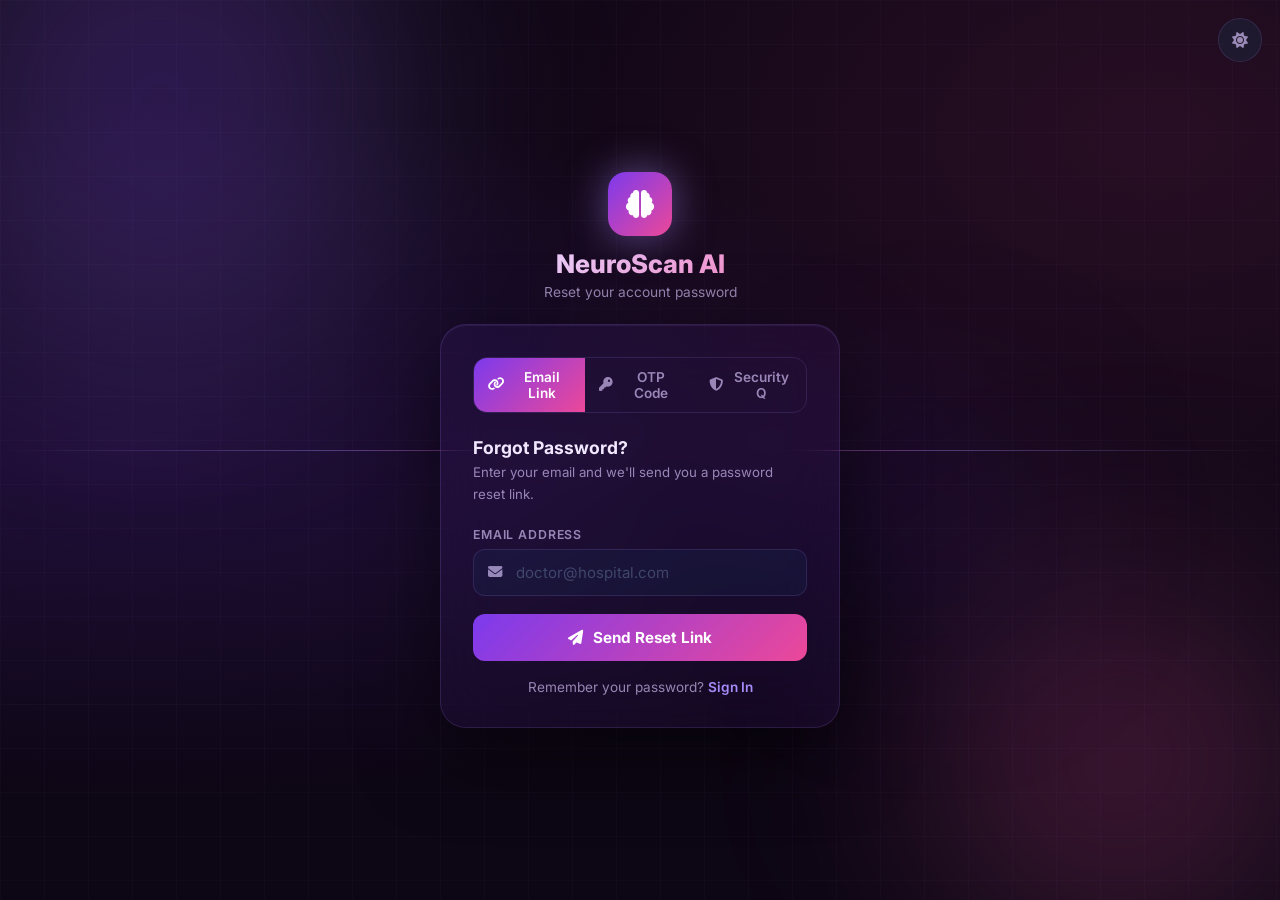
<file: templates/forgot_password.html>
<!DOCTYPE html>
<html lang="en" data-theme="dark">
<head>
    <meta charset="UTF-8">
    <meta name="viewport" content="width=device-width, initial-scale=1.0">
    <title>Forgot Password – NeuroScan AI</title>
    <meta name="description" content="Reset your NeuroScan AI password via email link or OTP verification code">
    <link href="https://fonts.googleapis.com/css2?family=Inter:wght@300;400;500;600;700;800&display=swap" rel="stylesheet">
    <link rel="stylesheet" href="https://cdnjs.cloudflare.com/ajax/libs/font-awesome/6.5.0/css/all.min.css">
    <style>
        * { margin:0; padding:0; box-sizing:border-box; }
        :root[data-theme="dark"] {
            --primary:#a78bfa; --primary-dark:#7c3aed; --accent:#f472b6;
            --success:#34d399; --danger:#fb7185;
            --bg-deep:#0d0614; --bg-card:rgba(124,58,237,0.07);
            --border:rgba(167,139,250,0.15); --border-glow:rgba(167,139,250,0.35);
            --text:#f1e8ff; --text-muted:rgba(220,200,255,0.65);
        }
        :root[data-theme="light"] {
            --primary:#7c3aed; --primary-dark:#5b21b6; --accent:#ec4899;
            --success:#059669; --danger:#e11d48;
            --bg-deep:#faf5ff; --bg-card:rgba(255,255,255,0.95);
            --border:rgba(124,58,237,0.2); --border-glow:rgba(124,58,237,0.4);
            --text:#1e1035; --text-muted:#4c1d95;
        }
        body { font-family:'Inter',sans-serif;background:var(--bg-deep);color:var(--text);min-height:100vh;display:flex;align-items:center;justify-content:center;overflow:hidden;transition:background 0.4s,color 0.4s; }

        .bg-scene { position:fixed;inset:0;z-index:0;pointer-events:none;overflow:hidden;background:radial-gradient(ellipse at 10% 50%,rgba(124,58,237,0.18) 0%,transparent 55%),radial-gradient(ellipse at 90% 15%,rgba(236,72,153,0.12) 0%,transparent 45%),var(--bg-deep); }
        [data-theme="light"] .bg-scene { background:radial-gradient(ellipse at 10% 50%,rgba(124,58,237,0.09) 0%,transparent 55%),radial-gradient(ellipse at 90% 15%,rgba(236,72,153,0.07) 0%,transparent 45%),var(--bg-deep); }
        .orb{position:absolute;border-radius:50%;filter:blur(90px);animation:orbFloat 20s ease-in-out infinite;}
        .orb-1{width:640px;height:640px;background:radial-gradient(circle,rgba(124,58,237,0.35),rgba(167,139,250,0.15) 50%,transparent 70%);top:-220px;left:-160px;}
        .orb-2{width:540px;height:540px;background:radial-gradient(circle,rgba(236,72,153,0.28),rgba(244,114,182,0.10) 50%,transparent 70%);bottom:-130px;right:-110px;animation-delay:7s;}
        .orb-3{width:320px;height:320px;background:radial-gradient(circle,rgba(91,33,182,0.22),transparent 70%);top:40%;left:60%;animation-delay:14s;}
        @keyframes orbFloat{0%,100%{transform:translate(0,0) scale(1);}25%{transform:translate(28px,-26px) scale(1.04);}50%{transform:translate(-18px,18px) scale(0.97);}75%{transform:translate(12px,22px) scale(1.02);}}
        [data-theme="light"] .orb{opacity:0.2;}

        .hex-grid{position:fixed;inset:0;z-index:0;pointer-events:none;opacity:0.3;background-image:linear-gradient(rgba(167,139,250,0.10) 1px,transparent 1px),linear-gradient(90deg,rgba(167,139,250,0.10) 1px,transparent 1px);background-size:44px 44px;animation:gridShift 30s linear infinite;}
        @keyframes gridShift{0%{background-position:0 0;}100%{background-position:44px 44px;}}
        [data-theme="light"] .hex-grid{opacity:0.12;}

        .scanline{position:fixed;left:0;right:0;height:1px;z-index:0;pointer-events:none;background:linear-gradient(90deg,transparent 0%,rgba(167,139,250,0.6) 25%,rgba(236,72,153,0.9) 50%,rgba(167,139,250,0.6) 75%,transparent 100%);animation:scanSweep 5s linear infinite;opacity:0.6;}
        @keyframes scanSweep{0%{top:-2%;opacity:0;}5%{opacity:0.6;}95%{opacity:0.6;}100%{top:102%;opacity:0;}}

        .auth-wrapper{position:relative;z-index:10;width:100%;max-width:440px;padding:20px;}
        .brand{text-align:center;margin-bottom:24px;}
        .brand-icon{display:inline-flex;align-items:center;justify-content:center;width:64px;height:64px;background:linear-gradient(135deg,#7c3aed,#ec4899);border-radius:18px;margin-bottom:12px;box-shadow:0 0 40px rgba(167,139,250,0.5);animation:iconPulse 3s ease-in-out infinite;}
        @keyframes iconPulse{0%,100%{box-shadow:0 0 40px rgba(167,139,250,0.5);}50%{box-shadow:0 0 60px rgba(167,139,250,0.7);}}
        .brand-icon i{font-size:28px;color:white;}
        .brand h1{font-size:1.6rem;font-weight:800;background:linear-gradient(135deg,#e9d5ff 20%,#f472b6 100%);-webkit-background-clip:text;background-clip:text;color:transparent;}
        .brand p{color:var(--text-muted);font-size:0.86rem;margin-top:5px;}

        /* ─── Method tabs ─── */
        .method-tabs{display:flex;gap:0;margin-bottom:24px;border-radius:14px;overflow:hidden;border:1px solid var(--border);}
        .method-tab{flex:1;padding:11px 14px;background:transparent;border:none;color:var(--text-muted);font-size:0.85rem;font-weight:600;font-family:'Inter',sans-serif;cursor:pointer;transition:all 0.3s;display:flex;align-items:center;justify-content:center;gap:8px;}
        .method-tab.active{background:linear-gradient(135deg,#7c3aed,#ec4899);color:white;}
        .method-tab:not(.active):hover{background:rgba(167,139,250,0.1);color:var(--text);}

        .auth-card{background:var(--bg-card);backdrop-filter:blur(28px);border:1px solid var(--border);border-radius:26px;padding:32px;box-shadow:0 24px 80px rgba(0,0,0,0.5),inset 0 1px 0 rgba(167,139,250,0.1);animation:cardIn 0.6s cubic-bezier(0.34,1.56,0.64,1);}
        @keyframes cardIn{from{opacity:0;transform:translateY(40px) scale(0.95);}to{opacity:1;transform:translateY(0) scale(1);}}

        .card-title{font-size:1.1rem;font-weight:700;color:var(--text);margin-bottom:4px;}
        .card-subtitle{font-size:0.83rem;color:var(--text-muted);margin-bottom:22px;line-height:1.6;}

        .alert{padding:12px 16px;border-radius:12px;font-size:0.84rem;margin-bottom:16px;display:flex;align-items:center;gap:10px;animation:fadeIn 0.3s ease;}
        @keyframes fadeIn{from{opacity:0;}to{opacity:1;}}
        .alert-success{background:rgba(52,211,153,0.1);border:1px solid rgba(52,211,153,0.3);color:#34d399;}
        .alert-error{background:rgba(251,113,133,0.1);border:1px solid rgba(251,113,133,0.3);color:#fb7185;}
        .alert-info{background:rgba(167,139,250,0.1);border:1px solid rgba(167,139,250,0.3);color:#a78bfa;}

        .form-group{margin-bottom:18px;}
        .form-label{display:block;font-size:0.77rem;font-weight:600;color:var(--text-muted);margin-bottom:7px;text-transform:uppercase;letter-spacing:0.07em;}
        .input-wrapper{position:relative;}
        .input-icon{position:absolute;left:15px;top:50%;transform:translateY(-50%);color:var(--text-muted);font-size:0.9rem;pointer-events:none;transition:color 0.3s;}
        .form-input{width:100%;padding:13px 15px 13px 42px;background:rgba(0,180,216,0.05);border:1px solid var(--border);border-radius:12px;color:var(--text);font-size:0.94rem;font-family:'Inter',sans-serif;outline:none;transition:all 0.3s;}
        .form-input::placeholder{color:rgba(180,220,255,0.25);}
        .form-input:focus{border-color:var(--primary);background:rgba(167,139,250,0.07);box-shadow:0 0 0 3px rgba(167,139,250,0.12);}
        .input-wrapper:focus-within .input-icon{color:var(--primary);}

        /* OTP input special styling */
        .otp-input{text-align:center;font-size:1.5rem;font-weight:800;letter-spacing:0.35em;font-family:monospace;padding:14px 15px;}

        .btn-primary{width:100%;padding:14px;background:linear-gradient(135deg,#7c3aed,#ec4899);color:white;border:none;border-radius:12px;font-size:0.95rem;font-weight:700;font-family:'Inter',sans-serif;cursor:pointer;transition:all 0.3s;display:flex;align-items:center;justify-content:center;gap:10px;position:relative;overflow:hidden;}
        .btn-primary::before{content:'';position:absolute;top:0;left:-100%;width:100%;height:100%;background:linear-gradient(90deg,transparent,rgba(255,255,255,0.18),transparent);transition:left 0.5s;}
        .btn-primary:hover::before{left:100%;}
        .btn-primary:hover:not(:disabled){transform:translateY(-2px);box-shadow:0 8px 32px rgba(167,139,250,0.5);}
        .btn-primary:disabled{opacity:0.65;cursor:not-allowed;}

        .btn-secondary{width:100%;padding:12px;background:transparent;border:1px solid var(--border);border-radius:12px;color:var(--text-muted);font-size:0.88rem;font-weight:600;font-family:'Inter',sans-serif;cursor:pointer;transition:all 0.3s;display:flex;align-items:center;justify-content:center;gap:8px;margin-top:10px;}
        .btn-secondary:hover{border-color:var(--border-glow);color:var(--text);}

        .btn-loader{display:none;width:17px;height:17px;border:2px solid rgba(255,255,255,0.35);border-top-color:white;border-radius:50%;animation:spin 0.8s linear infinite;}
        @keyframes spin{to{transform:rotate(360deg);}}

        /* Success box */
        .success-box{background:rgba(52,211,153,0.08);border:1px solid rgba(52,211,153,0.25);border-radius:14px;padding:20px;text-align:center;display:none;}
        .success-box .s-icon{font-size:2.2rem;color:#34d399;display:block;margin-bottom:10px;}
        .success-box p{font-size:0.86rem;color:var(--text-muted);line-height:1.6;}

        /* Dev link box */
        .dev-link-box{background:linear-gradient(135deg,rgba(124,58,237,0.12),rgba(236,72,153,0.08));border:1px solid rgba(167,139,250,0.3);border-radius:16px;padding:22px 18px;text-align:center;display:none;}
        .dev-link-box .dev-icon{font-size:2.2rem;display:block;margin-bottom:10px;}
        .dev-link-box h4{font-size:0.98rem;font-weight:700;color:var(--text);margin-bottom:5px;}
        .dev-link-box p{font-size:0.82rem;color:var(--text-muted);line-height:1.5;margin-bottom:14px;}
        .dev-link-btn{display:inline-flex;align-items:center;gap:8px;padding:12px 24px;background:linear-gradient(135deg,#7c3aed,#ec4899);color:white;text-decoration:none;border-radius:10px;font-size:0.9rem;font-weight:700;transition:all 0.3s;}
        .dev-link-btn:hover{transform:translateY(-2px);box-shadow:0 8px 28px rgba(167,139,250,0.5);}
        .dev-copy-row{display:flex;align-items:center;gap:8px;margin-top:12px;background:rgba(0,0,0,0.25);border:1px solid rgba(167,139,250,0.2);border-radius:8px;padding:7px 10px;}
        .dev-copy-url{flex:1;font-size:0.72rem;color:rgba(220,200,255,0.7);white-space:nowrap;overflow:hidden;text-overflow:ellipsis;font-family:monospace;}
        .dev-copy-btn{background:rgba(167,139,250,0.2);border:1px solid rgba(167,139,250,0.3);border-radius:6px;padding:4px 10px;color:var(--primary);font-size:0.72rem;font-weight:600;cursor:pointer;transition:all 0.2s;white-space:nowrap;}
        .dev-copy-btn:hover{background:rgba(167,139,250,0.35);}

        /* OTP dev display box */
        .otp-dev-box{background:linear-gradient(135deg,rgba(124,58,237,0.15),rgba(236,72,153,0.1));border:2px solid rgba(167,139,250,0.4);border-radius:16px;padding:20px;text-align:center;display:none;margin-bottom:16px;}
        .otp-dev-box p{font-size:0.8rem;color:var(--text-muted);margin-bottom:8px;}
        .otp-dev-code{font-size:2.2rem;font-weight:900;letter-spacing:0.4em;color:#a78bfa;font-family:monospace;display:block;}
        .otp-dev-box small{font-size:0.72rem;color:rgba(220,200,255,0.45);display:block;margin-top:6px;}

        /* Progress steps for OTP */
        .otp-steps{display:flex;align-items:center;gap:0;margin-bottom:20px;}
        .otp-step{flex:1;text-align:center;}
        .otp-step-dot{width:28px;height:28px;border-radius:50%;border:2px solid var(--border);display:flex;align-items:center;justify-content:center;margin:0 auto 4px;font-size:0.72rem;font-weight:700;color:var(--text-muted);transition:all 0.3s;}
        .otp-step.done .otp-step-dot{background:#34d399;border-color:#34d399;color:white;}
        .otp-step.active .otp-step-dot{background:linear-gradient(135deg,#7c3aed,#ec4899);border-color:#a78bfa;color:white;}
        .otp-step-label{font-size:0.68rem;color:var(--text-muted);font-weight:600;text-transform:uppercase;letter-spacing:0.05em;}
        .otp-step.active .otp-step-label,.otp-step.done .otp-step-label{color:var(--primary);}
        .otp-connector{flex:0 0 28px;height:2px;background:var(--border);margin-bottom:18px;transition:background 0.3s;}
        .otp-connector.done{background:#34d399;}

        .back-link{text-align:center;margin-top:18px;font-size:0.85rem;color:var(--text-muted);}
        .back-link a{color:var(--primary);font-weight:600;text-decoration:none;transition:color 0.3s;}
        .back-link a:hover{color:var(--accent);}

        .theme-toggle-fab{position:fixed;top:18px;right:18px;z-index:999;width:44px;height:44px;border-radius:50%;background:rgba(0,180,216,0.08);border:1px solid var(--border);backdrop-filter:blur(12px);display:flex;align-items:center;justify-content:center;cursor:pointer;transition:all 0.3s;color:var(--text-muted);font-size:1rem;}
        .theme-toggle-fab:hover{background:rgba(167,139,250,0.15);border-color:rgba(167,139,250,0.4);color:var(--primary);transform:rotate(20deg) scale(1.05);}

        [data-theme="light"] .auth-card{background:rgba(255,255,255,0.97);box-shadow:0 24px 80px rgba(124,58,237,0.15);}
        [data-theme="light"] .form-input{background:rgba(255,255,255,0.95);color:#1e1035;border-color:rgba(124,58,237,0.25);}
        [data-theme="light"] .form-input::placeholder{color:rgba(30,16,53,0.35);}
        [data-theme="light"] .dev-copy-row{background:rgba(124,58,237,0.06);}
        [data-theme="light"] .dev-copy-url{color:#5b21b6;}
    </style>
</head>
<body>
<button class="theme-toggle-fab" id="themeToggle" title="Toggle light/dark mode" onclick="toggleTheme()">
    <i class="fas fa-moon" id="themeIcon"></i>
</button>
<div class="bg-scene"><div class="orb orb-1"></div><div class="orb orb-2"></div><div class="orb orb-3"></div></div>
<div class="hex-grid"></div>
<div class="scanline"></div>

<div class="auth-wrapper">
    <div class="brand">
        <div class="brand-icon"><i class="fas fa-brain"></i></div>
        <h1>NeuroScan AI</h1>
        <p>Reset your account password</p>
    </div>

    <div class="auth-card">
        <!-- Method Tabs -->
        <div class="method-tabs" id="methodTabs">
            <button class="method-tab active" id="tabEmail" onclick="switchMethod('email')">
                <i class="fas fa-link"></i> Email Link
            </button>
            <button class="method-tab" id="tabOtp" onclick="switchMethod('otp')">
                <i class="fas fa-key"></i> OTP Code
            </button>
            <button class="method-tab" id="tabSecurity" onclick="window.location='/security-reset'">
                <i class="fas fa-shield-alt"></i> Security Q
            </button>
        </div>

        <!-- ════ METHOD A: EMAIL LINK ════ -->
        <div id="methodEmail">
            <div class="card-title">Forgot Password?</div>
            <div class="card-subtitle">Enter your email and we'll send you a password reset link.</div>

            <div class="alert alert-success" id="eSuccessMsg" style="display:none;">
                <i class="fas fa-check-circle"></i><span id="eSuccessText">Reset link sent!</span>
            </div>
            <div class="alert alert-error" id="eErrorMsg" style="display:none;">
                <i class="fas fa-exclamation-circle"></i><span id="eErrorText">Something went wrong.</span>
            </div>

            <form id="forgotForm" onsubmit="sendEmailReset(event)">
                <div class="form-group">
                    <label class="form-label" for="emailA">Email Address</label>
                    <div class="input-wrapper">
                        <input type="email" id="emailA" class="form-input" placeholder="doctor@hospital.com" required autocomplete="email">
                        <i class="fas fa-envelope input-icon"></i>
                    </div>
                </div>
                <button type="submit" class="btn-primary" id="eSendBtn">
                    <div class="btn-loader" id="eBtnLoader"></div>
                    <i class="fas fa-paper-plane" id="eBtnIcon"></i>
                    <span id="eBtnText">Send Reset Link</span>
                </button>
            </form>

            <!-- Email sent box -->
            <div class="success-box" id="eEmailSentBox" style="display:none;margin-top:16px;">
                <span class="s-icon"><i class="fas fa-envelope-open-text"></i></span>
                <p>📧 A password reset link has been sent to<br><strong id="eSentToEmail"></strong><br><br>Check your inbox (and spam folder). The link expires in <strong>1 hour</strong>.</p>
            </div>

            <!-- Dev link box (no email configured) -->
            <div class="dev-link-box" id="eDevLinkBox" style="margin-top:16px;">
                <span class="dev-icon">🔐</span>
                <h4>Your Reset Link is Ready!</h4>
                <p>Click below to reset your password.<br>This link expires in <strong>1 hour</strong>.</p>
                <a id="eDevResetLink" href="#" class="dev-link-btn"><i class="fas fa-key"></i> Reset My Password</a>
                <div class="dev-copy-row">
                    <span class="dev-copy-url" id="eDevResetUrl"></span>
                    <button class="dev-copy-btn" onclick="copyLink('eDevResetUrl', this)">📋 Copy</button>
                </div>
            </div>
        </div>

        <!-- ════ METHOD B: OTP CODE ════ -->
        <div id="methodOtp" style="display:none;">
            <div class="card-title">Reset via OTP</div>
            <div class="card-subtitle">We'll send a 6-digit code to your email. Enter it here to reset your password.</div>

            <!-- OTP Step progress -->
            <div class="otp-steps" id="otpSteps">
                <div class="otp-step active" id="step1">
                    <div class="otp-step-dot">1</div>
                    <div class="otp-step-label">Email</div>
                </div>
                <div class="otp-connector" id="con1"></div>
                <div class="otp-step" id="step2">
                    <div class="otp-step-dot">2</div>
                    <div class="otp-step-label">Verify</div>
                </div>
                <div class="otp-connector" id="con2"></div>
                <div class="otp-step" id="step3">
                    <div class="otp-step-dot">3</div>
                    <div class="otp-step-label">New Password</div>
                </div>
            </div>

            <div class="alert alert-error" id="oErrorMsg" style="display:none;">
                <i class="fas fa-exclamation-circle"></i><span id="oErrorText">Something went wrong.</span>
            </div>
            <div class="alert alert-success" id="oSuccessMsg" style="display:none;">
                <i class="fas fa-check-circle"></i><span id="oSuccessText"></span>
            </div>

            <!-- OTP STEP 1: Enter email -->
            <div id="otpStep1">
                <div class="form-group">
                    <label class="form-label" for="otpEmail">Email Address</label>
                    <div class="input-wrapper">
                        <input type="email" id="otpEmail" class="form-input" placeholder="doctor@hospital.com" autocomplete="email">
                        <i class="fas fa-envelope input-icon"></i>
                    </div>
                </div>
                <button class="btn-primary" id="otpSendBtn" onclick="sendOtp()">
                    <div class="btn-loader" id="otpSendLoader"></div>
                    <i class="fas fa-paper-plane" id="otpSendIcon"></i>
                    <span id="otpSendText">Send OTP Code</span>
                </button>
            </div>

            <!-- OTP STEP 2: Enter OTP -->
            <div id="otpStep2" style="display:none;">
                <!-- Dev OTP display box -->
                <div class="otp-dev-box" id="otpDevBox">
                    <p>📱 Development Mode – Your OTP code:</p>
                    <span class="otp-dev-code" id="otpDevCode">------</span>
                    <small>In production, this would be sent to your email</small>
                </div>

                <div class="alert alert-info" style="display:flex;">
                    <i class="fas fa-envelope-circle-check"></i>
                    <span>OTP sent! Check your email inbox. It expires in <strong>10 minutes</strong>.</span>
                </div>

                <div class="form-group" style="margin-top:4px;">
                    <label class="form-label" for="otpCode">Enter 6-Digit OTP</label>
                    <div class="input-wrapper">
                        <input type="text" id="otpCode" class="form-input otp-input" placeholder="000000"
                               maxlength="6" inputmode="numeric" pattern="[0-9]{6}">
                        <i class="fas fa-key input-icon"></i>
                    </div>
                </div>
                <button class="btn-primary" id="otpVerifyBtn" onclick="verifyOtp()">
                    <div class="btn-loader" id="otpVerifyLoader"></div>
                    <i class="fas fa-check-circle" id="otpVerifyIcon"></i>
                    <span id="otpVerifyText">Verify OTP</span>
                </button>
                <button class="btn-secondary" onclick="resendOtp()">
                    <i class="fas fa-rotate-right"></i> Resend OTP
                </button>
            </div>

            <!-- OTP STEP 3: New password -->
            <div id="otpStep3" style="display:none;">
                <div class="form-group">
                    <label class="form-label" for="otpNewPw">New Password</label>
                    <div class="input-wrapper">
                        <input type="password" id="otpNewPw" class="form-input" placeholder="Minimum 6 characters">
                        <i class="fas fa-lock input-icon"></i>
                    </div>
                </div>
                <div class="form-group">
                    <label class="form-label" for="otpConfPw">Confirm Password</label>
                    <div class="input-wrapper">
                        <input type="password" id="otpConfPw" class="form-input" placeholder="Repeat new password">
                        <i class="fas fa-lock input-icon"></i>
                    </div>
                </div>
                <button class="btn-primary" id="otpResetBtn" onclick="otpResetPassword()">
                    <div class="btn-loader" id="otpResetLoader"></div>
                    <i class="fas fa-shield-alt" id="otpResetIcon"></i>
                    <span id="otpResetText">Reset Password</span>
                </button>
            </div>

            <!-- OTP done -->
            <div id="otpDone" style="display:none;">
                <div class="success-box" style="display:block;">
                    <span class="s-icon"><i class="fas fa-check-circle"></i></span>
                    <p><strong>Password reset successfully!</strong><br><br>You can now log in with your new password.</p>
                </div>
                <a href="/login" class="btn-primary" style="text-decoration:none;margin-top:14px;display:flex;align-items:center;justify-content:center;gap:8px;">
                    <i class="fas fa-sign-in-alt"></i> Go to Login
                </a>
            </div>
        </div>

        <div class="back-link">
            Remember your password? <a href="/login">Sign In</a>
        </div>
    </div>
</div>

<script>
// ===== THEME =====
const root = document.documentElement;
function applyTheme(t) {
    root.setAttribute('data-theme', t);
    document.getElementById('themeIcon').className = t === 'dark' ? 'fas fa-sun' : 'fas fa-moon';
    document.getElementById('themeToggle').title = t === 'dark' ? 'Switch to Light Mode' : 'Switch to Dark Mode';
    localStorage.setItem('neuroscan-theme', t);
}
function toggleTheme() { applyTheme(root.getAttribute('data-theme') === 'dark' ? 'light' : 'dark'); }
applyTheme(localStorage.getItem('neuroscan-theme') || 'dark');

// ===== METHOD SWITCHER =====
function switchMethod(m) {
    document.getElementById('methodEmail').style.display = m === 'email' ? 'block' : 'none';
    document.getElementById('methodOtp').style.display   = m === 'otp'   ? 'block' : 'none';
    document.getElementById('tabEmail').classList.toggle('active', m === 'email');
    document.getElementById('tabOtp').classList.toggle('active', m === 'otp');
    document.getElementById('tabSecurity').classList.remove('active');
}

// ===== COPY LINK =====
function copyLink(spanId, btn) {
    navigator.clipboard.writeText(document.getElementById(spanId).textContent);
    btn.textContent = '✅ Copied!';
    setTimeout(() => btn.textContent = '📋 Copy', 2000);
}

// ───────────── METHOD A: EMAIL LINK ─────────────
async function sendEmailReset(e) {
    e.preventDefault();
    const email = document.getElementById('emailA').value.trim();
    if (!email) return;

    setLoading('eSendBtn', 'eBtnLoader', 'eBtnIcon', 'eBtnText', true, 'Sending…');
    hide(['eSuccessMsg','eErrorMsg','eEmailSentBox','eDevLinkBox']);

    try {
        const r = await fetch('/forgot-password', {
            method:'POST', headers:{'Content-Type':'application/json'}, body: JSON.stringify({email})
        });
        const d = await r.json();

        if (r.ok) {
            document.getElementById('forgotForm').style.display = 'none';
            if (d.reset_link) {
                document.getElementById('eDevResetLink').href = d.reset_link;
                document.getElementById('eDevResetUrl').textContent = d.reset_link;
                document.getElementById('eDevLinkBox').style.display = 'block';
            } else {
                document.getElementById('eSentToEmail').textContent = email;
                document.getElementById('eEmailSentBox').style.display = 'block';
            }
            show('eSuccessMsg'); document.getElementById('eSuccessText').textContent = d.message;
        } else {
            show('eErrorMsg'); document.getElementById('eErrorText').textContent = d.error || 'Something went wrong.';
        }
    } catch {
        show('eErrorMsg'); document.getElementById('eErrorText').textContent = 'Network error. Please try again.';
    } finally {
        setLoading('eSendBtn', 'eBtnLoader', 'eBtnIcon', 'eBtnText', false, 'Send Reset Link');
    }
}

// ───────────── METHOD B: OTP ─────────────
let otpEmail = '', otpResetToken = '';

function setOtpStep(n) {
    [1,2,3].forEach(i => {
        document.getElementById('otpStep'+i).style.display = i === n ? 'block' : 'none';
        const s = document.getElementById('step'+i);
        s.className = 'otp-step' + (i < n ? ' done' : i === n ? ' active' : '');
        s.querySelector('.otp-step-dot').textContent = i < n ? '✓' : String(i);
    });
    [1,2].forEach(i => {
        document.getElementById('con'+i).className = 'otp-connector' + (i < n ? ' done' : '');
    });
}

async function sendOtp() {
    const email = document.getElementById('otpEmail').value.trim();
    if (!email) { showOError('Please enter your email address.'); return; }
    if (!email.includes('@')) { showOError('Please enter a valid email address.'); return; }

    otpEmail = email;
    setLoading('otpSendBtn', 'otpSendLoader', 'otpSendIcon', 'otpSendText', true, 'Sending…');
    hide(['oErrorMsg','oSuccessMsg']);

    try {
        const r = await fetch('/api/send-otp', {
            method:'POST', headers:{'Content-Type':'application/json'}, body: JSON.stringify({email})
        });
        const d = await r.json();

        if (r.ok) {
            setOtpStep(2);
            // Dev mode: show OTP on-screen
            if (d.otp_dev) {
                document.getElementById('otpDevCode').textContent = d.otp_dev;
                document.getElementById('otpDevBox').style.display = 'block';
            }
        } else {
            showOError(d.error || 'Failed to send OTP.');
        }
    } catch {
        showOError('Network error. Please try again.');
    } finally {
        setLoading('otpSendBtn', 'otpSendLoader', 'otpSendIcon', 'otpSendText', false, 'Send OTP Code');
    }
}

async function resendOtp() {
    document.getElementById('otpEmail').value = otpEmail;
    setOtpStep(1);
    hide(['oErrorMsg','oSuccessMsg']);
    document.getElementById('otpDevBox').style.display = 'none';
    document.getElementById('otpCode').value = '';
}

async function verifyOtp() {
    const otp = document.getElementById('otpCode').value.trim();
    if (otp.length !== 6 || !/^\d{6}$/.test(otp)) {
        showOError('Please enter the 6-digit OTP code.'); return;
    }
    setLoading('otpVerifyBtn', 'otpVerifyLoader', 'otpVerifyIcon', 'otpVerifyText', true, 'Verifying…');
    hide(['oErrorMsg','oSuccessMsg']);

    try {
        const r = await fetch('/api/verify-otp', {
            method:'POST', headers:{'Content-Type':'application/json'},
            body: JSON.stringify({email: otpEmail, otp, action:'verify'})
        });
        const d = await r.json();

        if (r.ok) {
            otpResetToken = d.token;
            showOSuccess('OTP verified! Now set your new password.');
            setOtpStep(3);
        } else {
            showOError(d.error || 'Invalid OTP.');
        }
    } catch {
        showOError('Network error. Please try again.');
    } finally {
        setLoading('otpVerifyBtn', 'otpVerifyLoader', 'otpVerifyIcon', 'otpVerifyText', false, 'Verify OTP');
    }
}

async function otpResetPassword() {
    const pw  = document.getElementById('otpNewPw').value;
    const cpw = document.getElementById('otpConfPw').value;
    if (pw.length < 6) { showOError('Password must be at least 6 characters.'); return; }
    if (pw !== cpw)    { showOError('Passwords do not match.'); return; }

    setLoading('otpResetBtn', 'otpResetLoader', 'otpResetIcon', 'otpResetText', true, 'Resetting…');
    hide(['oErrorMsg','oSuccessMsg']);

    try {
        const r = await fetch('/reset-password', {
            method:'POST', headers:{'Content-Type':'application/json'},
            body: JSON.stringify({token: otpResetToken, newPassword: pw})
        });
        const d = await r.json();

        if (r.ok) {
            // Hide all steps, show done
            [1,2,3].forEach(i => document.getElementById('otpStep'+i).style.display = 'none');
            document.getElementById('otpSteps').style.display = 'none';
            document.getElementById('otpDone').style.display  = 'block';
            hide(['oErrorMsg','oSuccessMsg']);
        } else {
            showOError(d.error || 'Failed to reset password.');
        }
    } catch {
        showOError('Network error. Please try again.');
    } finally {
        setLoading('otpResetBtn', 'otpResetLoader', 'otpResetIcon', 'otpResetText', false, 'Reset Password');
    }
}

// ───────────── HELPERS ─────────────
function show(id) { document.getElementById(id).style.display = 'flex'; }
function hide(ids) { ids.forEach(id => { const el = document.getElementById(id); if (el) el.style.display = 'none'; }); }
function showOError(msg) { document.getElementById('oErrorText').textContent = msg; show('oErrorMsg'); }
function showOSuccess(msg) { document.getElementById('oSuccessText').textContent = msg; document.getElementById('oSuccessMsg').style.display = 'flex'; }

function setLoading(btnId, loaderId, iconId, textId, loading, text) {
    const btn = document.getElementById(btnId);
    if (btn) btn.disabled = loading;
    const ldr = document.getElementById(loaderId);
    const icn = document.getElementById(iconId);
    const txt = document.getElementById(textId);
    if (ldr) ldr.style.display = loading ? 'block' : 'none';
    if (icn) icn.style.display = loading ? 'none' : 'inline';
    if (txt) txt.textContent = text;
}
</script>
</body>
</html>
</file>
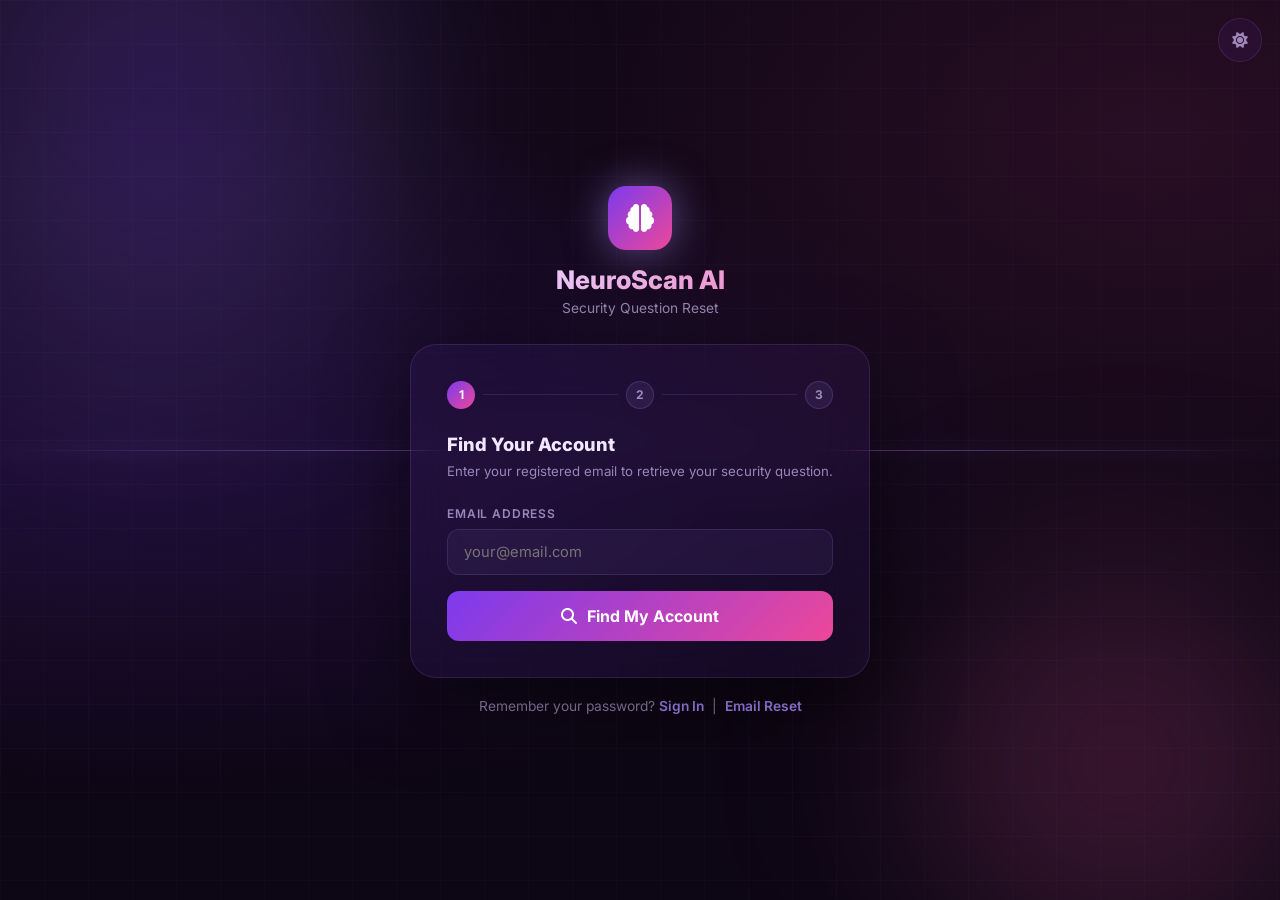
<file: templates/security_reset.html>
<!DOCTYPE html>
<html lang="en" data-theme="dark">
<head>
    <meta charset="UTF-8">
    <meta name="viewport" content="width=device-width, initial-scale=1.0">
    <title>Security Reset – NeuroScan AI</title>
    <meta name="description" content="Reset your NeuroScan AI password using your security question">
    <link href="https://fonts.googleapis.com/css2?family=Inter:wght@300;400;500;600;700;800&display=swap" rel="stylesheet">
    <link rel="stylesheet" href="https://cdnjs.cloudflare.com/ajax/libs/font-awesome/6.5.0/css/all.min.css">
    <style>
        * { margin:0; padding:0; box-sizing:border-box; }
        :root[data-theme="dark"] {
            --primary:#a78bfa; --primary-dark:#7c3aed; --accent:#f472b6;
            --bg-deep:#0d0614; --bg-card:rgba(124,58,237,0.07);
            --border:rgba(167,139,250,0.15); --text:#f1e8ff; --text-muted:rgba(220,200,255,0.65);
        }
        :root[data-theme="light"] {
            --primary:#7c3aed; --primary-dark:#5b21b6; --accent:#ec4899;
            --bg-deep:#faf5ff; --bg-card:rgba(255,255,255,0.95);
            --border:rgba(124,58,237,0.2); --text:#1e1035; --text-muted:#4c1d95;
        }
        body { font-family:'Inter',sans-serif;background:var(--bg-deep);color:var(--text);min-height:100vh;display:flex;align-items:center;justify-content:center;overflow:hidden;transition:background 0.4s,color 0.4s; }
        .bg-scene { position:fixed;inset:0;z-index:0;pointer-events:none;overflow:hidden;
            background:radial-gradient(ellipse at 10% 50%,rgba(124,58,237,0.18) 0%,transparent 55%),
                        radial-gradient(ellipse at 90% 15%,rgba(236,72,153,0.12) 0%,transparent 45%),var(--bg-deep); }
        [data-theme="light"] .bg-scene { background:radial-gradient(ellipse at 10% 50%,rgba(124,58,237,0.09) 0%,transparent 55%),var(--bg-deep); }
        .orb{position:absolute;border-radius:50%;filter:blur(90px);animation:orbFloat 20s ease-in-out infinite;}
        .orb-1{width:640px;height:640px;background:radial-gradient(circle,rgba(124,58,237,0.35),rgba(167,139,250,0.15) 50%,transparent 70%);top:-220px;left:-160px;}
        .orb-2{width:540px;height:540px;background:radial-gradient(circle,rgba(236,72,153,0.28),rgba(244,114,182,0.10) 50%,transparent 70%);bottom:-130px;right:-110px;animation-delay:7s;}
        @keyframes orbFloat{0%,100%{transform:translate(0,0) scale(1);}25%{transform:translate(28px,-26px) scale(1.04);}50%{transform:translate(-18px,18px) scale(0.97);}75%{transform:translate(12px,22px) scale(1.02);}}
        [data-theme="light"] .orb{opacity:0.2;}
        .hex-grid{position:fixed;inset:0;z-index:0;pointer-events:none;opacity:0.3;
            background-image:linear-gradient(rgba(167,139,250,0.10) 1px,transparent 1px),linear-gradient(90deg,rgba(167,139,250,0.10) 1px,transparent 1px);
            background-size:44px 44px;animation:gridShift 30s linear infinite;}
        @keyframes gridShift{0%{background-position:0 0;}100%{background-position:44px 44px;}}
        .scanline{position:fixed;left:0;right:0;height:1px;z-index:0;pointer-events:none;
            background:linear-gradient(90deg,transparent 0%,rgba(167,139,250,0.6) 25%,rgba(236,72,153,0.9) 50%,rgba(167,139,250,0.6) 75%,transparent 100%);
            animation:scanSweep 5s linear infinite;opacity:0.6;box-shadow:0 0 16px rgba(167,139,250,0.7);}
        @keyframes scanSweep{0%{top:-2%;opacity:0;}5%{opacity:0.6;}95%{opacity:0.6;}100%{top:102%;opacity:0;}}

        .container{position:relative;z-index:10;width:90%;max-width:460px;padding:20px 0;}
        .brand{text-align:center;margin-bottom:28px;}
        .brand-icon{display:inline-flex;align-items:center;justify-content:center;width:64px;height:64px;
            background:linear-gradient(135deg,#7c3aed,#ec4899);border-radius:18px;margin-bottom:14px;
            box-shadow:0 0 40px rgba(167,139,250,0.5);animation:iconPulse 3s ease-in-out infinite;}
        @keyframes iconPulse{0%,100%{box-shadow:0 0 40px rgba(167,139,250,0.5);}50%{box-shadow:0 0 60px rgba(236,72,153,0.5);}}
        .brand-icon i{font-size:28px;color:white;}
        .brand h1{font-size:1.6rem;font-weight:800;background:linear-gradient(135deg,#e9d5ff 20%,#f472b6 100%);-webkit-background-clip:text;background-clip:text;color:transparent;}
        .brand p{color:var(--text-muted);font-size:0.86rem;margin-top:5px;}

        .auth-card{background:var(--bg-card);backdrop-filter:blur(28px);border:1px solid var(--border);border-radius:26px;padding:36px;box-shadow:0 24px 80px rgba(0,0,0,0.5);}
        .card-title{font-size:1.15rem;font-weight:800;color:var(--text);margin-bottom:6px;}
        .card-subtitle{font-size:0.83rem;color:var(--text-muted);margin-bottom:24px;line-height:1.6;}

        .step{display:none;animation:fadeInStep 0.4s ease;}
        .step.active{display:block;}
        @keyframes fadeInStep{from{opacity:0;transform:translateX(20px);}to{opacity:1;transform:translateX(0);}}

        .step-indicator{display:flex;align-items:center;gap:8px;margin-bottom:24px;}
        .step-dot{width:28px;height:28px;border-radius:50%;display:flex;align-items:center;justify-content:center;font-size:0.75rem;font-weight:700;transition:all 0.3s;}
        .step-dot.active{background:linear-gradient(135deg,#7c3aed,#ec4899);color:white;}
        .step-dot.done{background:rgba(52,211,153,0.2);border:1px solid rgba(52,211,153,0.4);color:#34d399;}
        .step-dot.pending{background:rgba(167,139,250,0.1);border:1px solid rgba(167,139,250,0.2);color:var(--text-muted);}
        .step-line{flex:1;height:1px;background:var(--border);}

        .form-label{display:block;font-size:0.75rem;font-weight:600;color:var(--text-muted);text-transform:uppercase;letter-spacing:0.07em;margin-bottom:8px;}
        .form-input{width:100%;padding:13px 16px;background:rgba(167,139,250,0.07);border:1px solid var(--border);border-radius:12px;color:var(--text);font-size:0.92rem;font-family:'Inter',sans-serif;outline:none;transition:all 0.3s;margin-bottom:16px;}
        .form-input:focus{border-color:var(--primary);background:rgba(167,139,250,0.12);box-shadow:0 0 0 3px rgba(167,139,250,0.15);}
        .question-box{background:rgba(167,139,250,0.08);border:1px solid rgba(167,139,250,0.2);border-radius:12px;padding:14px 16px;margin-bottom:16px;font-size:0.9rem;color:var(--text);line-height:1.5;}

        .btn-primary{width:100%;padding:15px;background:linear-gradient(135deg,#7c3aed,#ec4899);color:white;border:none;border-radius:12px;font-size:1rem;font-weight:700;font-family:'Inter',sans-serif;cursor:pointer;transition:all 0.3s;display:flex;align-items:center;justify-content:center;gap:10px;position:relative;overflow:hidden;}
        .btn-primary:hover{transform:translateY(-2px);box-shadow:0 8px 32px rgba(167,139,250,0.5);}
        .btn-primary:disabled{opacity:0.65;cursor:not-allowed;transform:none;}
        .btn-loader{display:none;width:18px;height:18px;border:2px solid rgba(255,255,255,0.4);border-top-color:white;border-radius:50%;animation:spin 0.8s linear infinite;}
        @keyframes spin{to{transform:rotate(360deg);}}

        .alert{padding:12px 16px;border-radius:10px;font-size:0.84rem;margin-bottom:16px;display:none;align-items:center;gap:10px;}
        .alert-success{background:rgba(52,211,153,0.12);border:1px solid rgba(52,211,153,0.25);color:#34d399;}
        .alert-error{background:rgba(251,113,133,0.12);border:1px solid rgba(251,113,133,0.25);color:#fb7185;}

        .back-link{text-align:center;margin-top:20px;font-size:0.86rem;color:var(--text-muted);}
        .back-link a{color:var(--primary);text-decoration:none;font-weight:600;}
        .back-link a:hover{text-decoration:underline;}

        .theme-toggle-fab{position:fixed;top:18px;right:18px;z-index:999;width:44px;height:44px;border-radius:50%;background:rgba(124,58,237,0.08);border:1px solid var(--border);backdrop-filter:blur(12px);display:flex;align-items:center;justify-content:center;cursor:pointer;transition:all 0.3s;color:var(--text-muted);font-size:1rem;}
        .theme-toggle-fab:hover{background:rgba(167,139,250,0.15);color:var(--primary);transform:rotate(20deg);}

        [data-theme="light"] .auth-card{background:rgba(255,255,255,0.97);box-shadow:0 24px 80px rgba(124,58,237,0.15);}
        [data-theme="light"] .form-input{background:rgba(255,255,255,0.95);color:#1e1035;border-color:rgba(124,58,237,0.25);}
        [data-theme="light"] .form-label{color:#5b21b6;}
    </style>
</head>
<body>
<button class="theme-toggle-fab" onclick="toggleTheme()" title="Toggle theme"><i class="fas fa-moon" id="themeIcon"></i></button>
<div class="bg-scene"><div class="orb orb-1"></div><div class="orb orb-2"></div></div>
<div class="hex-grid"></div>
<div class="scanline"></div>

<div class="container">
    <div class="brand">
        <div class="brand-icon"><i class="fas fa-brain"></i></div>
        <h1>NeuroScan AI</h1>
        <p>Security Question Reset</p>
    </div>
    <div class="auth-card">
        <!-- Step indicator -->
        <div class="step-indicator">
            <div class="step-dot active" id="dot1">1</div>
            <div class="step-line"></div>
            <div class="step-dot pending" id="dot2">2</div>
            <div class="step-line"></div>
            <div class="step-dot pending" id="dot3">3</div>
        </div>

        <!-- Step 1: Email -->
        <div class="step active" id="step1">
            <div class="card-title">Find Your Account</div>
            <div class="card-subtitle">Enter your registered email to retrieve your security question.</div>
            <div class="alert alert-error" id="err1"><i class="fas fa-exclamation-circle"></i><span id="err1Txt"></span></div>
            <label class="form-label">Email Address</label>
            <input type="email" class="form-input" id="srEmail" placeholder="your@email.com">
            <button class="btn-primary" onclick="fetchQuestion()">
                <div class="btn-loader" id="loader1"></div>
                <i class="fas fa-search" id="icon1"></i>
                <span id="text1">Find My Account</span>
            </button>
        </div>

        <!-- Step 2: Answer security question -->
        <div class="step" id="step2">
            <div class="card-title">Answer Your Security Question</div>
            <div class="card-subtitle">Answer the question you set during registration.</div>
            <div class="alert alert-error" id="err2"><i class="fas fa-exclamation-circle"></i><span id="err2Txt"></span></div>
            <label class="form-label">Security Question</label>
            <div class="question-box" id="questionBox">Loading…</div>
            <label class="form-label">Your Answer</label>
            <input type="text" class="form-input" id="srAnswer" placeholder="Type your answer…">
            <button class="btn-primary" onclick="verifyAnswer()">
                <div class="btn-loader" id="loader2"></div>
                <i class="fas fa-check-circle" id="icon2"></i>
                <span id="text2">Verify Answer</span>
            </button>
        </div>

        <!-- Step 3: New password -->
        <div class="step" id="step3">
            <div class="card-title">Set New Password</div>
            <div class="card-subtitle">Choose a strong password (min. 6 characters).</div>
            <div class="alert alert-error" id="err3"><i class="fas fa-exclamation-circle"></i><span id="err3Txt"></span></div>
            <div class="alert alert-success" id="succ3"><i class="fas fa-check-circle"></i><span id="succ3Txt"></span></div>
            <label class="form-label">New Password</label>
            <input type="password" class="form-input" id="newPw" placeholder="New password">
            <label class="form-label">Confirm Password</label>
            <input type="password" class="form-input" id="confirmPw" placeholder="Confirm password">
            <button class="btn-primary" id="resetBtn" onclick="resetPassword()">
                <div class="btn-loader" id="loader3"></div>
                <i class="fas fa-key" id="icon3"></i>
                <span id="text3">Reset Password</span>
            </button>
        </div>
    </div>
    <div class="back-link">Remember your password? <a href="/login">Sign In</a> &nbsp;|&nbsp; <a href="/forgot-password">Email Reset</a></div>
</div>

<script>
const root = document.documentElement;
function applyTheme(t){root.setAttribute('data-theme',t);document.getElementById('themeIcon').className=t==='dark'?'fas fa-sun':'fas fa-moon';localStorage.setItem('neuroscan-theme',t);}
function toggleTheme(){applyTheme(root.getAttribute('data-theme')==='dark'?'light':'dark');}
applyTheme(localStorage.getItem('neuroscan-theme')||'dark');

let srToken = null;

function setStep(n) {
    document.querySelectorAll('.step').forEach((s,i)=>{s.classList.toggle('active',i===n-1);});
    for(let i=1;i<=3;i++){
        const d=document.getElementById('dot'+i);
        if(i<n){d.className='step-dot done';d.innerHTML='<i class="fas fa-check"></i>';}
        else if(i===n){d.className='step-dot active';d.textContent=i;}
        else{d.className='step-dot pending';d.textContent=i;}
    }
}

function setLoading(n,on){
    document.getElementById('loader'+n).style.display=on?'block':'none';
    document.getElementById('icon'+n).style.display=on?'none':'inline';
}

function showErr(n,msg){const el=document.getElementById('err'+n);el.querySelector('span').textContent=msg;el.style.display='flex';}
function hideErr(n){document.getElementById('err'+n).style.display='none';}

async function fetchQuestion(){
    const email=document.getElementById('srEmail').value.trim();
    if(!email){showErr(1,'Please enter your email');return;}
    hideErr(1);setLoading(1,true);
    try{
        const r=await fetch('/security-reset',{method:'POST',headers:{'Content-Type':'application/json'},body:JSON.stringify({action:'fetch',email})});
        const d=await r.json();
        if(!r.ok){showErr(1,d.error);return;}
        document.getElementById('questionBox').textContent=d.question;
        setStep(2);
    }catch(e){showErr(1,'Network error. Please try again.');}
    finally{setLoading(1,false);}
}

async function verifyAnswer(){
    const email=document.getElementById('srEmail').value.trim();
    const answer=document.getElementById('srAnswer').value.trim();
    if(!answer){showErr(2,'Please enter your answer');return;}
    hideErr(2);setLoading(2,true);
    try{
        const r=await fetch('/security-reset',{method:'POST',headers:{'Content-Type':'application/json'},body:JSON.stringify({action:'verify',email,answer})});
        const d=await r.json();
        if(!r.ok){showErr(2,d.error);return;}
        srToken=d.token;
        setStep(3);
    }catch(e){showErr(2,'Network error. Please try again.');}
    finally{setLoading(2,false);}
}

async function resetPassword(){
    const pw=document.getElementById('newPw').value;
    const cpw=document.getElementById('confirmPw').value;
    if(pw!==cpw){showErr(3,'Passwords do not match');return;}
    if(pw.length<6){showErr(3,'Password must be at least 6 characters');return;}
    hideErr(3);setLoading(3,true);
    const email=document.getElementById('srEmail').value.trim();
    try{
        const r=await fetch('/security-reset',{method:'POST',headers:{'Content-Type':'application/json'},body:JSON.stringify({action:'reset',email,token:srToken,newPassword:pw})});
        const d=await r.json();
        if(!r.ok){showErr(3,d.error);return;}
        document.getElementById('succ3Txt').textContent=d.message+' Redirecting to login…';
        document.getElementById('succ3').style.display='flex';
        document.getElementById('resetBtn').disabled=true;
        setTimeout(()=>window.location.href='/login',2500);
    }catch(e){showErr(3,'Network error. Please try again.');}
    finally{setLoading(3,false);}
}

document.querySelectorAll('.form-input').forEach(inp=>{
    inp.addEventListener('keydown',e=>{if(e.key==='Enter'){
        if(inp.id==='srEmail')fetchQuestion();
        else if(inp.id==='srAnswer')verifyAnswer();
        else if(inp.id==='confirmPw')resetPassword();
    }});
});
</script>
</body>
</html>
</file>
